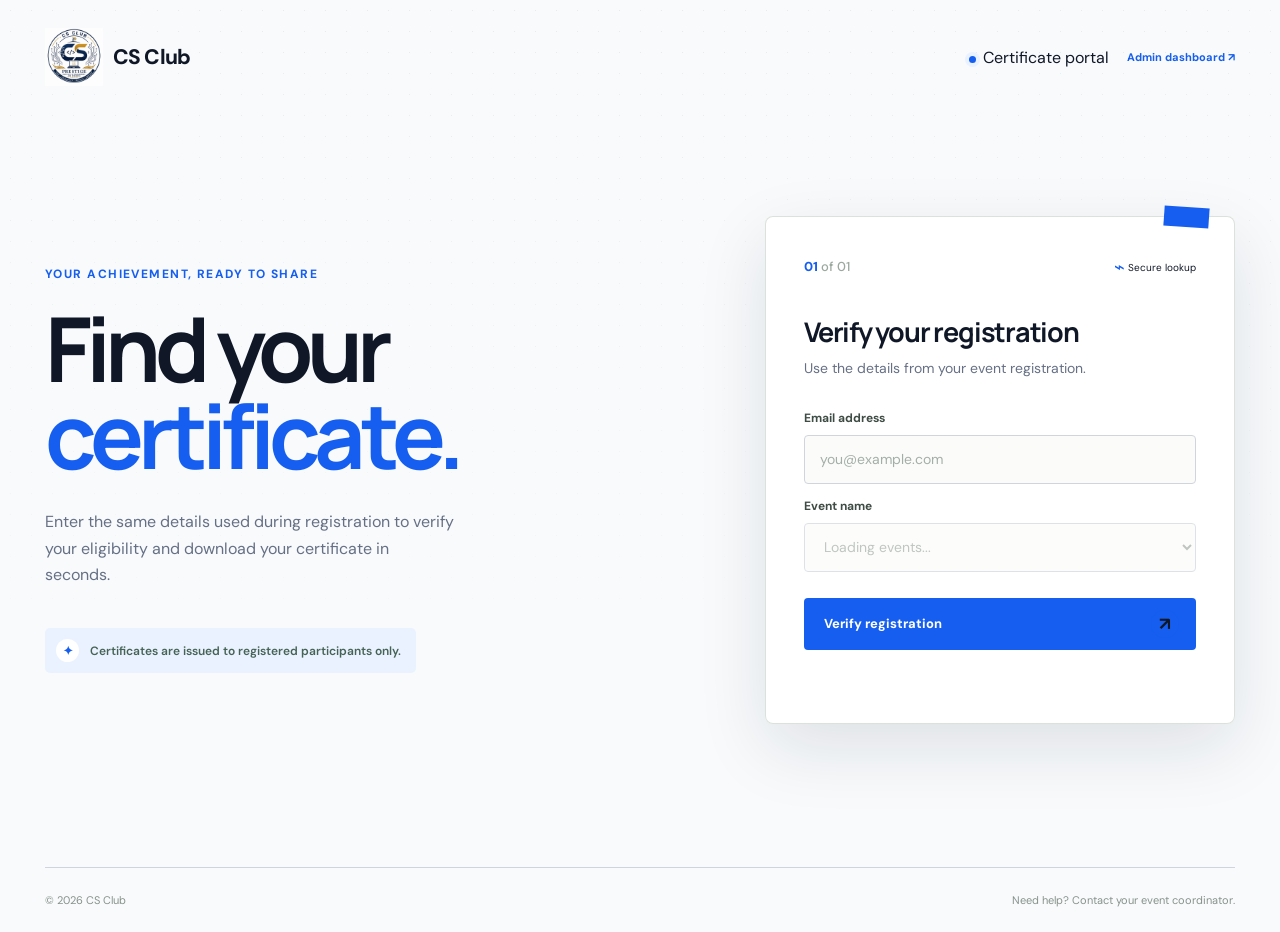
<file: frontend/index.html>
<!DOCTYPE html>
<html lang="en">

<head>
  <meta charset="UTF-8">
  <meta name="viewport" content="width=device-width, initial-scale=1.0">
  <meta name="description" content="Verify your event registration and download your certificate.">
  <title>Certify | Certificate Portal</title>
  <link rel="preconnect" href="https://fonts.googleapis.com">
  <link rel="preconnect" href="https://fonts.gstatic.com" crossorigin>
  <link
    href="https://fonts.googleapis.com/css2?family=DM+Sans:wght@400;500;600;700&family=Manrope:wght@700;800&display=swap"
    rel="stylesheet">
  <link rel="stylesheet" href="styles.css">
</head>

<body>
  <div class="page-shell">
    <header class="site-header">
      <a class="brand" href="/" aria-label="CS Club certificate portal home">
        <img class="brand-logo" src="logo.jpg" alt="CS Club logo">
        <span>CS Club</span>
      </a>
      <div class="header-actions"><span class="header-status"><span class="status-dot"></span>Certificate
          portal</span><a class="admin-link" href="admin.html">Admin dashboard ↗</a></div>
    </header>

    <main class="main-content">
      <section class="intro" aria-labelledby="page-title">
        <p class="eyebrow">Your achievement, ready to share</p>
        <h1 id="page-title">Find your<br><em>certificate.</em></h1>
        <p class="intro-copy">Enter the same details used during registration to verify your eligibility and download
          your certificate in seconds.</p>
        <div class="intro-note">
          <span class="note-icon" aria-hidden="true">✦</span>
          <span>Certificates are issued to registered participants only.</span>
        </div>
      </section>

      <section class="verify-panel" aria-labelledby="verify-title">
        <div class="panel-topline">
          <span class="step-label">01 <span>of 01</span></span>
          <span class="lock-label"><span aria-hidden="true">⌁</span> Secure lookup</span>
        </div>
        <h2 id="verify-title">Verify your registration</h2>
        <p class="panel-copy">Use the details from your event registration.</p>

        <form id="verify-form" novalidate>
          <label for="email">Email address</label>
          <input id="email" name="email" type="email" autocomplete="email" placeholder="you@example.com" required>

          <label for="event">Event name</label>
          <select id="event" name="event" required disabled>
            <option value="">Loading events...</option>
          </select>

          <button class="primary-button" id="verify-button" type="submit">
            <span>Verify registration</span>
            <span class="button-arrow" aria-hidden="true">↗</span>
          </button>
        </form>
        <p id="form-message" class="form-message" role="status" aria-live="polite"></p>

        <div id="result" class="result" hidden>
          <div class="result-heading"><span class="success-icon" aria-hidden="true">✓</span><span>Registration
              verified</span></div>
          <p id="result-message"></p>
          <dl class="result-details">
            <div>
              <dt>Name</dt>
              <dd id="result-name"></dd>
            </div>
            <div>
              <dt>Course</dt>
              <dd id="result-course"></dd>
            </div>
            <div>
              <dt>Rank</dt>
              <dd id="result-rank"></dd>
            </div>
          </dl>
          <button class="download-button" id="download-button" type="button">
            <span aria-hidden="true">↓</span><span>Download certificate</span>
          </button>
        </div>
      </section>
    </main>

    <footer class="site-footer">
      <span>© 2026 CS Club</span>
      <span>Need help? Contact your event coordinator.</span>
    </footer>
  </div>
  <script src="script.js"></script>
</body>

</html>
</file>
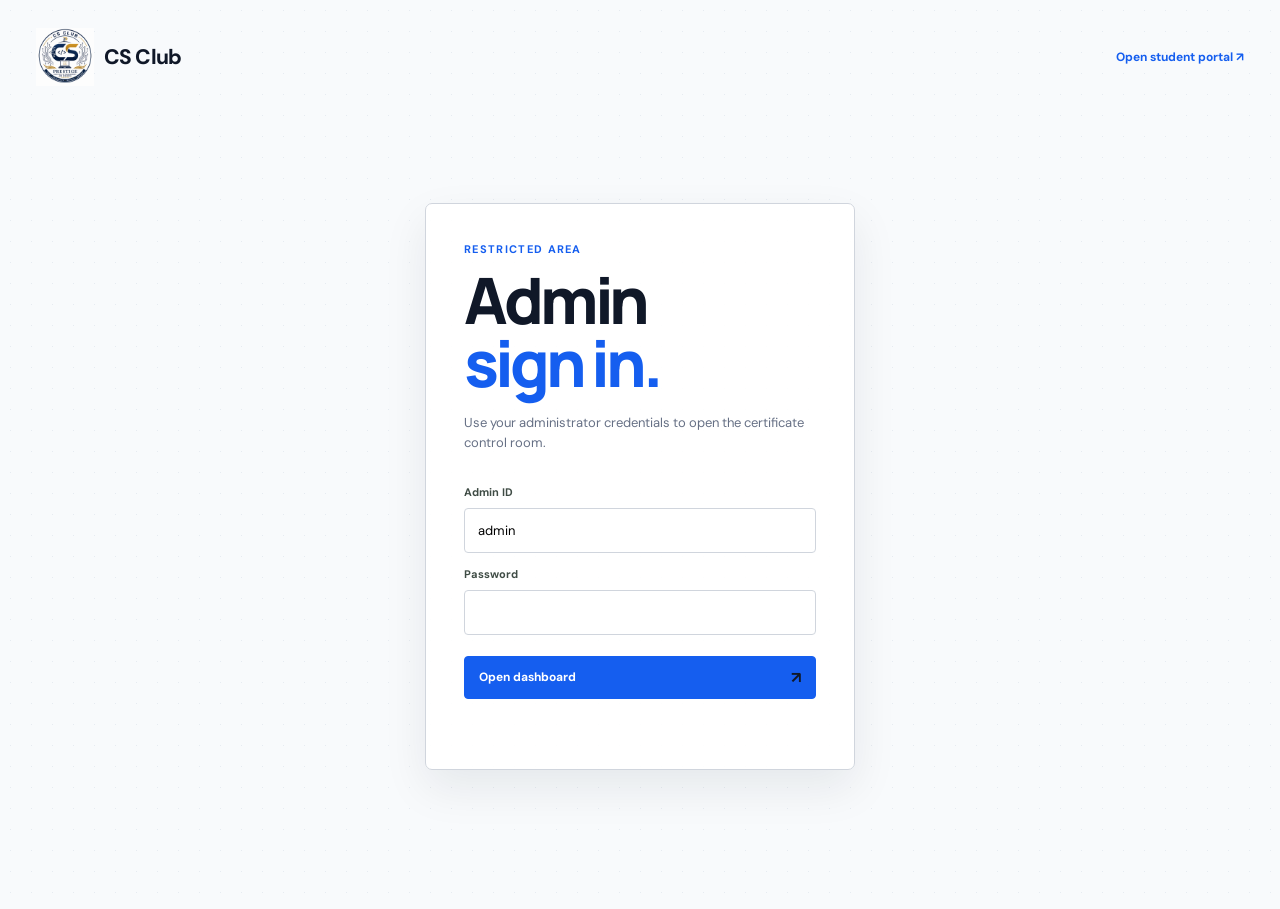
<file: frontend/admin.html>
<!DOCTYPE html>
<html lang="en">

<head>
    <meta charset="UTF-8">
    <meta name="viewport" content="width=device-width, initial-scale=1.0">
    <meta name="description" content="Administrator sign in for the certificate dashboard.">
    <title>Certify | Admin sign in</title>
    <link rel="preconnect" href="https://fonts.googleapis.com">
    <link rel="preconnect" href="https://fonts.gstatic.com" crossorigin>
    <link
        href="https://fonts.googleapis.com/css2?family=DM+Sans:wght@400;500;600;700&family=Manrope:wght@700;800&display=swap"
        rel="stylesheet">
    <link rel="stylesheet" href="admin.css">
</head>

<body>
    <div class="admin-shell">
        <header class="admin-header">
            <a class="brand" href="index.html" aria-label="CS Club certificate portal home"><img class="brand-logo"
                    src="logo.jpg" alt="CS Club logo"><span>CS Club</span></a>
            <a class="portal-link" href="index.html">Open student portal ↗</a>
        </header>
        <main class="login-screen" aria-labelledby="login-title">
            <div class="login-card">
                <p class="eyebrow">Restricted area</p>
                <h1 id="login-title">Admin<br><em>sign in.</em></h1>
                <p>Use your administrator credentials to open the certificate control room.</p>
                <form id="login-form">
                    <label for="admin-username">Admin ID</label>
                    <input id="admin-username" name="username" autocomplete="username" value="admin" required>
                    <label for="admin-password">Password</label>
                    <input id="admin-password" name="password" type="password" autocomplete="current-password" required>
                    <button class="action-button" type="submit">Open dashboard <span>↗</span></button>
                </form>
                <p class="login-error" id="login-error" role="alert"></p>
            </div>
        </main>
    </div>
    <script src="admin.js"></script>
</body>

</html>
</file>
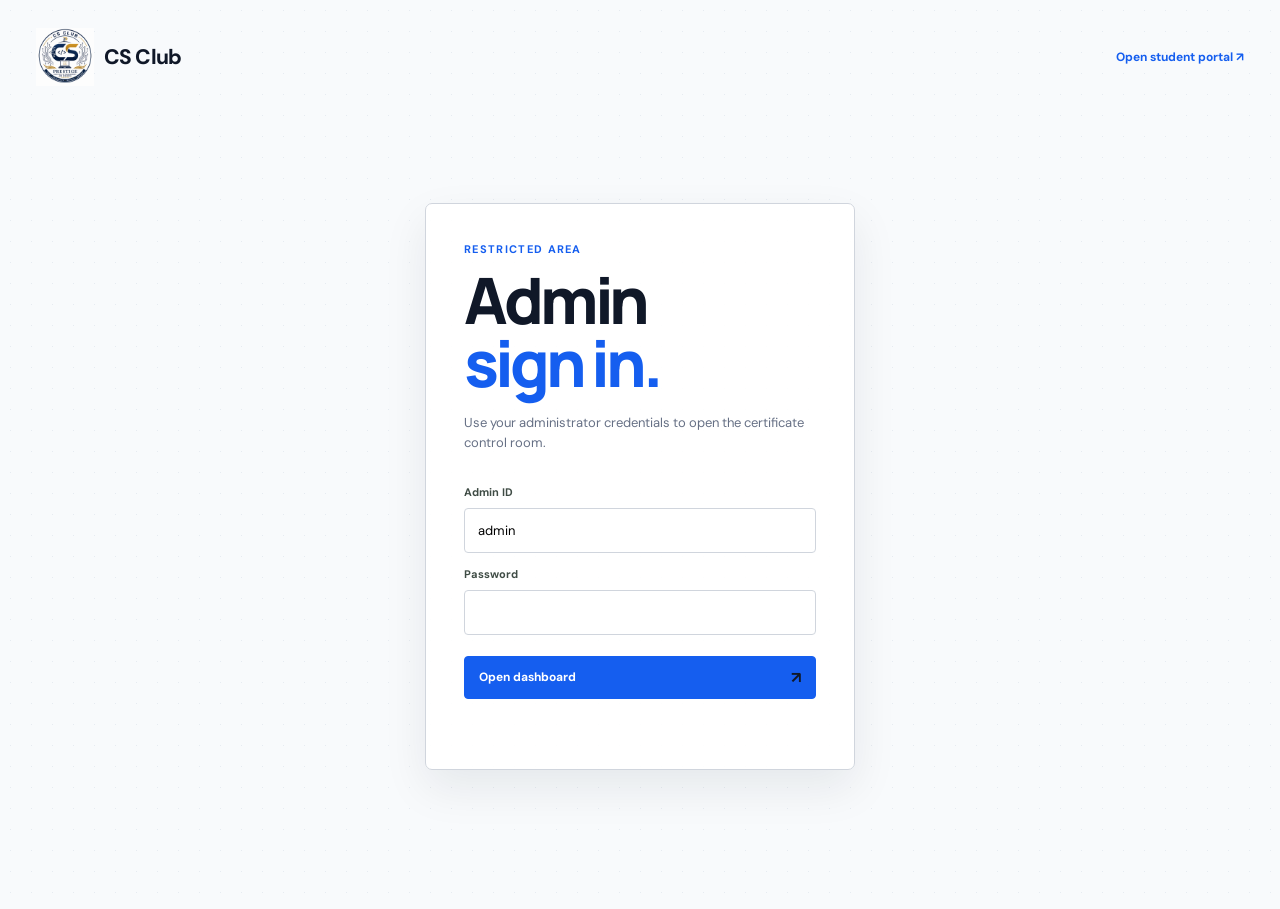
<file: frontend/dashboard.html>
<!DOCTYPE html>
<html lang="en">

<head>
    <meta charset="UTF-8">
    <meta name="viewport" content="width=device-width, initial-scale=1.0">
    <meta name="description" content="Certificate administration dashboard.">
    <title>Certify | Dashboard</title>
    <link rel="preconnect" href="https://fonts.googleapis.com">
    <link rel="preconnect" href="https://fonts.gstatic.com" crossorigin>
    <link
        href="https://fonts.googleapis.com/css2?family=DM+Sans:wght@400;500;600;700&family=Manrope:wght@700;800&display=swap"
        rel="stylesheet">
    <link rel="stylesheet" href="admin.css">
</head>

<body data-page="dashboard">
    <div class="dashboard-loader" id="dashboard-loader" role="status" aria-live="polite" aria-label="Loading dashboard">
        <span class="loader-spinner" aria-hidden="true"></span>
        <span>Loading dashboard</span>
    </div>
    <div class="admin-shell">
        <header class="admin-header">
            <a class="brand" href="index.html" aria-label="CS Club certificate portal home"><img class="brand-logo"
                    src="logo.jpg" alt="CS Club logo"><span>CS Club</span></a>
            <div class="header-actions"><span class="live-pill"><span></span> Live overview</span><a class="portal-link"
                    href="index.html">Open student portal ↗</a></div>
        </header>
        <main id="dashboard-content">
            <section class="dashboard-heading">
                <div>
                    <p class="eyebrow">Operations / 2026</p>
                    <h1>Certificate<br><em>control room.</em></h1>
                    <p>Monitor participation, issue certificates, and keep event records current.</p>
                </div><button class="refresh-button" id="refresh-button" type="button">↻ <span>Refresh
                        data</span></button>
            </section>
            <p id="admin-message" class="admin-message" role="status" aria-live="polite"></p>
            <section class="stat-grid" aria-label="Overview statistics">
                <article class="stat-card accent"><span>Students stored</span><strong
                        id="stat-students">—</strong><small>All registrations</small></article>
                <article class="stat-card"><span>Certificates downloaded</span><strong
                        id="stat-downloaded">—</strong><small id="download-rate">— of all students</small></article>
                <article class="stat-card"><span>Waiting to download</span><strong
                        id="stat-pending">—</strong><small>Eligible participants</small></article>
                <article class="stat-card"><span>Active events</span><strong
                        id="stat-events">—</strong><small>Configured and imported</small></article>
            </section>
            <section class="dashboard-grid">
                <article class="panel events-panel">
                    <div class="panel-heading">
                        <div>
                            <p class="panel-kicker">Calendar</p>
                            <h2>Event catalogue</h2>
                        </div><button class="text-button" data-open="event-modal" type="button">+ Add event</button>
                    </div>
                    <div id="events-list" class="events-list">
                        <p class="empty-state">Loading events...</p>
                    </div>
                </article>
                <article class="panel upload-panel">
                    <div class="panel-heading">
                        <div>
                            <p class="panel-kicker">Batch tools</p>
                            <h2>Import registrations</h2>
                        </div><span class="file-badge">CSV</span>
                    </div>
                    <p class="panel-copy">Bring in a prepared student list. Existing email and event pairs are updated
                        instead of duplicated.</p>
                    <form id="upload-form"><label class="file-drop" for="csv-file"><span
                                class="file-icon">↑</span><strong id="file-name">Choose a CSV file</strong><small>name,
                                email, course, event</small><input id="csv-file" name="file" type="file"
                                accept=".csv,text/csv" required></label><button class="action-button"
                            type="submit">Import student data <span>↗</span></button></form>
                </article>
            </section>
            <section class="panel registrations-panel">
                <div class="panel-heading">
                    <div>
                        <p class="panel-kicker">All activity</p>
                        <h2>All registrations</h2>
                    </div><span class="table-note">Download status updates automatically</span>
                </div>
                <div class="table-wrap">
                    <table>
                        <thead>
                            <tr>
                                <th>Student</th>
                                <th>Event</th>
                                <th>Course</th>
                                <th>Registered</th>
                                <th>Certificate</th>
                                <th aria-label="Actions"></th>
                            </tr>
                        </thead>
                        <tbody id="registrations-body">
                            <tr>
                                <td colspan="6" class="empty-state">Loading registrations...</td>
                            </tr>
                        </tbody>
                    </table>
                </div>
            </section>
            <section class="quick-actions">
                <div>
                    <p class="panel-kicker">Creation desk</p>
                    <h2>Make something official.</h2>
                    <p>Issue a certificate directly to a registered student or create the next event.</p>
                </div>
                <div class="quick-buttons"><button class="action-button" data-open="certificate-modal" type="button">+
                        New certificate</button><button class="outline-button" data-open="event-modal" type="button">+
                        New event</button></div>
            </section>
        </main>
    </div>
    <dialog id="event-modal">
        <form method="dialog" class="modal-form" id="event-form"><button class="close-button" type="submit"
                aria-label="Close">×</button>
            <p class="panel-kicker">Calendar</p>
            <h2>Add new event</h2><label>Event name<input name="name" maxlength="150" required
                    placeholder="e.g. Annual Tech Symposium"></label><label>Date<input name="date"
                    type="date"></label><label>Description<textarea name="description" maxlength="300" rows="3"
                    placeholder="A short note for your team"></textarea></label><button class="action-button"
                type="submit">Create event <span>↗</span></button>
        </form>
    </dialog>
    <dialog id="certificate-modal">
        <form method="dialog" class="modal-form" id="certificate-form"><button class="close-button" type="submit"
                aria-label="Close">×</button>
            <p class="panel-kicker">Issuance</p>
            <h2>Add new certificate</h2><label>Student name<input name="name" required
                    placeholder="Student full name"></label><label>Email address<input name="email" type="email"
                    required placeholder="student@example.com"></label><label>Course<input name="course" required
                    placeholder="Computer Science"></label><label>Event<input name="event" required
                    placeholder="Event name"></label><label>Rank<input name="rank" value="Participant"
                    required></label><button class="action-button" type="submit">Issue certificate
                <span>↗</span></button>
        </form>
    </dialog>
    <script src="admin.js"></script>
</body>

</html>
</file>
<file: frontend/styles.css>
:root {
  --ink: #101828;
  --muted: #667085;
  --line: #d0d5dd;
  --paper: #f8fafc;
  --surface: #ffffff;
  --mint: #eaf2ff;
  --green: #155eef;
  --lime: #155eef;
  --coral: #155eef;
  --shadow: 0 24px 70px rgba(16, 24, 40, 0.11);
}

* {
  box-sizing: border-box;
}

img {
  max-width: 100%;
}

body {
  margin: 0;
  min-width: 320px;
  color: var(--ink);
  background: var(--paper);
  font-family: "DM Sans", sans-serif;
}

body::before {
  position: fixed;
  inset: 0;
  z-index: -1;
  content: "";
  opacity: .42;
  background-image: radial-gradient(#cbd5e1 0.8px, transparent 0.8px);
  background-size: 21px 21px;
  mask-image: linear-gradient(to bottom, #000, transparent 75%);
}

.page-shell {
  width: min(1190px, calc(100% - 72px));
  margin: 0 auto;
}

.site-header {
  display: flex;
  align-items: center;
  justify-content: space-between;
  padding: 28px 0;
}

.brand {
  display: inline-flex;
  align-items: center;
  gap: 10px;
  color: var(--ink);
  font-size: 21px;
  font-weight: 800;
  letter-spacing: -.04em;
  text-decoration: none;
}

.brand-logo {
  display: block;
  width: 58px;
  height: 58px;
  object-fit: contain;
}

.header-actions {
  display: flex;
  align-items: center;
  gap: 18px;
}

.admin-link {
  color: var(--green);
  font-size: 11px;
  font-weight: 700;
  text-decoration: none;
}

.status-dot {
  display: inline-block;
  width: 7px;
  height: 7px;
  margin-right: 7px;
  background: var(--green);
  border-radius: 50%;
  box-shadow: 0 0 0 4px var(--mint);
}

.main-content {
  display: grid;
  grid-template-columns: minmax(0, 1fr) minmax(380px, 470px);
  align-items: center;
  gap: clamp(60px, 9vw, 140px);
  min-height: calc(100vh - 147px);
  padding: 40px 0 82px;
}

.intro {
  max-width: 530px;
}

.eyebrow {
  margin: 0 0 22px;
  color: var(--green);
  font-size: 12px;
  font-weight: 700;
  letter-spacing: .12em;
  text-transform: uppercase;
}

h1,
h2 {
  margin: 0;
  font-family: Manrope, sans-serif;
  letter-spacing: -.065em;
}

h1 {
  font-size: clamp(54px, 7vw, 90px);
  line-height: .98;
}

h1 em {
  color: var(--green);
  font-style: normal;
}

.intro-copy {
  max-width: 410px;
  margin: 30px 0 0;
  color: var(--muted);
  font-size: 16px;
  line-height: 1.65;
}

.intro-note {
  display: flex;
  align-items: center;
  gap: 11px;
  width: fit-content;
  margin-top: 40px;
  padding: 11px 15px 11px 11px;
  color: #466455;
  background: var(--mint);
  border-radius: 5px;
  font-size: 12px;
  font-weight: 600;
}

.note-icon {
  display: grid;
  width: 23px;
  height: 23px;
  place-items: center;
  color: var(--green);
  background: #fff;
  border-radius: 50%;
}

.verify-panel {
  position: relative;
  padding: 38px;
  background: rgba(255, 255, 255, .92);
  border: 1px solid rgba(216, 223, 217, .9);
  border-radius: 8px;
  box-shadow: var(--shadow);
}

.verify-panel::after {
  position: absolute;
  top: -10px;
  right: 25px;
  width: 45px;
  height: 20px;
  content: "";
  background: var(--lime);
  transform: rotate(4deg);
}

.panel-topline {
  display: flex;
  align-items: center;
  justify-content: space-between;
  margin-bottom: 34px;
}

.step-label {
  color: var(--green);
  font-size: 13px;
  font-weight: 800;
}

.step-label span {
  color: #9ba89f;
  font-weight: 500;
}

.lock-label {
  font-size: 10px;
}

.lock-label span {
  color: var(--green);
  font-size: 18px;
  vertical-align: -2px;
}

h2 {
  font-size: 27px;
  letter-spacing: -.045em;
}

.panel-copy {
  margin: 9px 0 28px;
  color: var(--muted);
  font-size: 14px;
}

form {
  display: grid;
  gap: 9px;
}

label {
  margin-top: 5px;
  color: #3f4c45;
  font-size: 12px;
  font-weight: 700;
}

input,
select {
  width: 100%;
  height: 49px;
  padding: 0 15px;
  color: var(--ink);
  background: #fbfcfa;
  border: 1px solid var(--line);
  border-radius: 4px;
  outline: none;
  font: inherit;
  font-size: 14px;
  transition: border-color .2s, box-shadow .2s;
}

input::placeholder {
  color: #a4aea8;
}

select {
  cursor: pointer;
}

input:focus,
select:focus {
  border-color: var(--green);
  box-shadow: 0 0 0 3px rgba(21, 94, 239, .14);
}

input.invalid,
select.invalid {
  border-color: var(--coral);
}

select:disabled {
  color: #a4aea8;
  cursor: wait;
}

.primary-button,
.download-button {
  display: flex;
  align-items: center;
  justify-content: space-between;
  width: 100%;
  min-height: 52px;
  border: 0;
  border-radius: 4px;
  cursor: pointer;
  font: inherit;
  font-size: 13px;
  font-weight: 700;
  transition: transform .2s, background .2s;
}

.primary-button {
  margin-top: 17px;
  padding: 0 17px 0 20px;
  color: #fff;
  background: var(--green);
}

.primary-button:hover,
.download-button:hover {
  transform: translateY(-2px);
}

.primary-button:hover {
  background: #004eeb;
}

.button-arrow {
  display: grid;
  width: 28px;
  height: 28px;
  place-items: center;
  color: var(--ink);
  background: var(--lime);
  border-radius: 50%;
  font-size: 18px;
}

.form-message {
  min-height: 20px;
  margin: 15px 0 0;
  font-size: 13px;
  line-height: 1.4;
}

.form-message.error {
  color: #b42318;
}

.form-message.success {
  color: var(--green);
}

.result {
  margin-top: 24px;
  padding-top: 23px;
  border-top: 1px solid var(--line);
  animation: reveal .35s ease-out;
}

.result-heading {
  display: flex;
  align-items: center;
  gap: 9px;
  color: var(--green);
  font-size: 14px;
  font-weight: 800;
}

.success-icon {
  display: grid;
  width: 23px;
  height: 23px;
  place-items: center;
  color: #fff;
  background: var(--green);
  border-radius: 50%;
}

.result p {
  margin: 9px 0 17px;
  color: var(--muted);
  font-size: 13px;
}

.result-details {
  display: grid;
  grid-template-columns: 1fr 1fr;
  gap: 14px 20px;
  margin: 0 0 20px;
}

.result-details div:last-child {
  grid-column: span 2;
}

dt {
  margin-bottom: 3px;
  color: #849088;
  font-size: 10px;
  font-weight: 700;
  letter-spacing: .07em;
  text-transform: uppercase;
}

dd {
  margin: 0;
  font-size: 13px;
  font-weight: 700;
  overflow-wrap: anywhere;
}

.download-button {
  justify-content: center;
  gap: 10px;
  color: var(--ink);
  background: var(--lime);
}

.download-button:hover {
  background: #004eeb;
}

.download-button:disabled,
.primary-button:disabled {
  cursor: wait;
  opacity: .65;
  transform: none;
}

.primary-button.is-loading .button-arrow,
.download-button.is-loading>span:first-child {
  width: 18px;
  height: 18px;
  border: 2px solid currentColor;
  border-right-color: transparent;
  border-radius: 50%;
  font-size: 0;
  animation: spin .7s linear infinite;
}

.primary-button.is-loading .button-arrow {
  color: var(--ink);
  background: var(--lime);
}

.download-button.is-loading>span:first-child {
  color: var(--ink);
}

.site-footer {
  display: flex;
  justify-content: space-between;
  padding: 25px 0;
  color: #87928b;
  border-top: 1px solid var(--line);
  font-size: 11px;
}

@keyframes reveal {
  from {
    opacity: 0;
    transform: translateY(8px);
  }

  to {
    opacity: 1;
    transform: translateY(0);
  }
}

@keyframes spin {
  to {
    transform: rotate(360deg);
  }
}

@media (max-width: 760px) {
  .page-shell {
    width: min(100% - 36px, 540px);
  }

  .site-header {
    flex-wrap: wrap;
    gap: 14px;
    padding: 20px 0;
  }

  .brand {
    gap: 8px;
    color: #101828;
    font-size: 18px;
  }

  .brand-logo {
    width: 46px;
    height: 46px;
  }

  .header-status {
    display: none;
  }

  .header-actions {
    gap: 0;
    margin-left: auto;
  }

  .admin-link {
    white-space: nowrap;
  }

  .main-content {
    display: block;
    min-height: auto;
    padding: 54px 0 65px;
  }

  .intro {
    margin-bottom: 48px;
  }

  h1 {
    font-size: clamp(52px, 16vw, 76px);
  }

  .intro-copy {
    margin-top: 22px;
  }

  .intro-note {
    margin-top: 27px;
  }

  .verify-panel {
    width: 100%;
    padding: 27px 22px;
  }

  .site-footer {
    width: 100%;
    gap: 20px;
    flex-direction: column;
  }
}

@media (max-width: 430px) {
  .page-shell {
    width: min(100% - 28px, 390px);
  }

  .site-header {
    align-items: flex-start;
  }

  .header-actions {
    width: 100%;
    justify-content: flex-end;
  }

  .main-content {
    padding-top: 38px;
  }

  .verify-panel {
    padding: 24px 18px;
  }

  .panel-topline {
    margin-bottom: 27px;
  }

  h2 {
    font-size: 24px;
  }

  .result-details {
    grid-template-columns: 1fr;
  }

  .result-details div:last-child {
    grid-column: auto;
  }
}
</file>
<file: frontend/admin.css>
:root {
    --ink: #101828;
    --muted: #667085;
    --line: #d0d5dd;
    --paper: #f8fafc;
    --surface: #fff;
    --green: #155eef;
    --lime: #155eef;
    --coral: #155eef;
    --blue: #155eef;
    --shadow: 0 18px 45px rgba(16, 24, 40, .08)
}

* {
    box-sizing: border-box
}

img {
    max-width: 100%
}

body {
    margin: 0;
    min-width: 320px;
    overflow-x: hidden;
    color: var(--ink);
    background: var(--paper);
    font-family: "DM Sans", sans-serif
}

body:before {
    position: fixed;
    inset: 0;
    z-index: -1;
    content: "";
    opacity: .4;
    background-image: radial-gradient(#cbd5e1 .8px, transparent .8px);
    background-size: 21px 21px
}

body.is-loading {
    overflow: hidden
}

.dashboard-loader {
    position: fixed;
    inset: 0;
    z-index: 10;
    display: flex;
    align-items: center;
    justify-content: center;
    gap: 12px;
    color: var(--ink);
    background: rgba(248, 250, 252, .82);
    font-size: 13px;
    font-weight: 700;
    opacity: 0;
    pointer-events: none;
    transition: opacity .2s ease;
}

.dashboard-loader.is-visible {
    opacity: 1;
    pointer-events: auto;
}

.loader-spinner {
    width: 22px;
    height: 22px;
    border: 3px solid #cbd5e1;
    border-top-color: var(--blue);
    border-radius: 50%;
    animation: spin .7s linear infinite;
}

.admin-shell {
    width: min(1250px, calc(100% - 72px));
    max-width: 100%;
    margin: auto
}

.admin-header {
    display: flex;
    justify-content: space-between;
    align-items: center;
    padding: 28px 0
}

.brand {
    display: inline-flex;
    align-items: center;
    gap: 10px;
    color: var(--ink);
    font-size: 21px;
    font-weight: 800;
    letter-spacing: -.04em;
    text-decoration: none
}

.brand-logo {
    display: block;
    width: 58px;
    height: 58px;
    object-fit: contain
}

.brand-mark {
    display: grid;
    width: 31px;
    height: 31px;
    place-items: center;
    color: white;
    background: var(--blue);
    border-radius: 50%;
    font-family: Manrope, sans-serif
}

.brand-dot {
    color: var(--blue)
}

.header-actions,
.live-pill {
    display: flex;
    align-items: center;
    gap: 18px
}

.live-pill {
    color: var(--green);
    font-size: 11px;
    font-weight: 700;
    letter-spacing: .08em;
    text-transform: uppercase
}

.live-pill span {
    width: 7px;
    height: 7px;
    background: var(--blue);
    border-radius: 50%;
    box-shadow: 0 0 0 4px #eaf2ff
}

.portal-link,
.text-button {
    color: var(--green);
    font: inherit;
    font-size: 12px;
    font-weight: 700;
    text-decoration: none
}

.dashboard-heading {
    display: flex;
    align-items: end;
    justify-content: space-between;
    padding: 55px 0 42px
}

.login-screen {
    display: grid;
    min-height: calc(100vh - 105px);
    place-items: center;
    padding: 30px 0 80px
}

.login-card {
    width: min(100%, 430px);
    padding: 38px;
    background: rgba(255, 255, 255, .92);
    border: 1px solid var(--line);
    border-radius: 7px;
    box-shadow: var(--shadow)
}

.login-card h1 {
    margin: 0;
    font: 800 clamp(44px, 6vw, 64px)/.98 Manrope, sans-serif;
    letter-spacing: -.065em
}

.login-card h1 em {
    color: var(--green);
    font-style: normal
}

.login-card>p:not(.eyebrow):not(.login-error) {
    margin: 18px 0 27px;
    color: var(--muted);
    font-size: 13px;
    line-height: 1.55
}

.login-card form {
    display: grid;
    gap: 9px
}

.login-card label {
    margin-top: 5px;
    color: #3f4c45;
    font-size: 11px;
    font-weight: 700
}

.login-card input {
    width: 100%;
    height: 45px;
    padding: 0 13px;
    border: 1px solid var(--line);
    border-radius: 4px;
    outline: 0;
    font: inherit;
    font-size: 13px
}

.login-card input:focus {
    border-color: var(--green);
    box-shadow: 0 0 0 3px rgba(21, 94, 239, .14)
}

.login-card .action-button {
    width: 100%;
    margin-top: 12px
}

.login-error {
    min-height: 18px;
    margin: 14px 0 0;
    color: #bc493c;
    font-size: 12px
}

.eyebrow,
.panel-kicker {
    margin: 0 0 13px;
    color: var(--green);
    font-size: 11px;
    font-weight: 700;
    letter-spacing: .12em;
    text-transform: uppercase
}

.dashboard-heading h1 {
    margin: 0;
    font: 800 clamp(48px, 6vw, 76px)/.98 Manrope, sans-serif;
    letter-spacing: -.065em
}

.dashboard-heading h1 em {
    color: var(--green);
    font-style: normal
}

.dashboard-heading p:last-child {
    max-width: 430px;
    margin: 23px 0 0;
    color: var(--muted);
    font-size: 15px;
    line-height: 1.6
}

.refresh-button {
    white-space: nowrap
}

.refresh-button,
.text-button,
.close-button {
    border: 0;
    background: none;
    cursor: pointer
}

.refresh-button {
    padding: 12px 0;
    color: var(--green);
    font: 700 12px "DM Sans", sans-serif
}

.refresh-button:first-letter {
    font-size: 20px
}

.admin-message {
    min-height: 19px;
    margin: 0 0 14px;
    color: var(--muted);
    font-size: 12px
}

.admin-message.success {
    color: var(--green)
}

.admin-message.error {
    color: #bc493c
}

.stat-grid {
    display: grid;
    grid-template-columns: repeat(4, 1fr);
    gap: 12px
}

.stat-card {
    padding: 24px;
    background: var(--surface);
    border: 1px solid var(--line);
    border-radius: 6px
}

.stat-card.accent {
    background: var(--green);
    color: #fff;
    border-color: var(--green)
}

.stat-card span,
.stat-card small {
    display: block;
    font-size: 11px;
    font-weight: 600
}

.stat-card small {
    margin-top: 8px;
    color: var(--muted)
}

.accent small {
    color: #b6d4c1
}

.stat-card strong {
    display: block;
    margin-top: 17px;
    font: 800 38px Manrope, sans-serif;
    letter-spacing: -.05em
}

.dashboard-grid {
    display: grid;
    grid-template-columns: 1.4fr 1fr;
    gap: 15px;
    margin-top: 15px
}

.panel {
    padding: 27px;
    background: rgba(255, 255, 255, .88);
    border: 1px solid var(--line);
    border-radius: 6px
}

.panel-heading {
    display: flex;
    justify-content: space-between;
    align-items: start
}

.panel-heading h2,
.quick-actions h2,
.modal-form h2 {
    margin: 0;
    font: 800 24px Manrope, sans-serif;
    letter-spacing: -.05em
}

.panel-kicker {
    margin-bottom: 9px;
    font-size: 10px
}

.events-list {
    margin-top: 24px
}

.event-row {
    display: flex;
    align-items: center;
    gap: 13px;
    padding: 13px 0;
    border-top: 1px solid var(--line)
}

.event-icon {
    display: grid;
    width: 30px;
    height: 30px;
    place-items: center;
    color: var(--green);
    background: #eaf2ff;
    border-radius: 50%
}

.event-row div {
    flex: 1
}

.event-row strong,
.event-row small {
    display: block
}

.event-row strong {
    font-size: 13px
}

.event-row small {
    margin-top: 4px;
    color: var(--muted);
    font-size: 11px
}

.delete-button {
    display: grid;
    width: 26px;
    height: 26px;
    flex: 0 0 26px;
    place-items: center;
    color: #a34c40;
    background: transparent;
    border: 1px solid #edc5bd;
    border-radius: 50%;
    cursor: pointer;
    font: 700 17px/1 "DM Sans", sans-serif;
}

.delete-button:hover {
    color: #fff;
    background: #b42318;
    border-color: #b42318;
}

.event-arrow {
    color: #99a59c
}

.file-badge {
    padding: 6px 8px;
    color: #fff;
    background: var(--blue);
    border-radius: 3px;
    font-size: 10px;
    font-weight: 800
}

.panel-copy {
    max-width: 360px;
    margin: 21px 0;
    color: var(--muted);
    font-size: 13px;
    line-height: 1.55
}

.file-drop {
    display: grid;
    grid-template-columns: 42px 1fr;
    align-items: center;
    gap: 0 12px;
    padding: 16px;
    border: 1px dashed #afbeb4;
    border-radius: 5px;
    cursor: pointer
}

.file-drop span,
.file-drop strong,
.file-drop small {
    grid-column: 2
}

.file-drop span {
    grid-column: 1;
    grid-row: 1/3
}

.file-icon {
    display: grid;
    width: 34px;
    height: 34px;
    place-items: center;
    color: var(--green);
    background: #eaf2ff;
    border-radius: 50%;
    font-size: 18px
}

.file-drop strong {
    font-size: 12px
}

.file-drop small {
    margin-top: 4px;
    color: var(--muted);
    font-size: 10px
}

.file-drop input {
    display: none
}

.action-button,
.outline-button {
    display: flex;
    justify-content: space-between;
    align-items: center;
    min-height: 43px;
    padding: 0 14px;
    border: 1px solid var(--green);
    border-radius: 4px;
    cursor: pointer;
    font: 700 12px "DM Sans", sans-serif
}

.action-button {
    color: #fff;
    background: var(--green)
}

.action-button span {
    color: var(--ink);
    font-size: 16px
}

.upload-panel .action-button {
    width: 100%;
    margin-top: 13px
}

.action-button:disabled {
    opacity: .5;
    cursor: wait
}

.action-button.is-loading {
    justify-content: center;
    gap: 10px;
}

.action-button.is-loading::before {
    width: 14px;
    height: 14px;
    content: "";
    border: 2px solid currentColor;
    border-right-color: transparent;
    border-radius: 50%;
    animation: spin .7s linear infinite;
}

.action-button.is-loading > span:last-child {
    display: none;
}

.outline-button {
    color: var(--green);
    background: transparent
}

.registrations-panel {
    margin-top: 15px
}

.table-note {
    color: var(--muted);
    font-size: 11px
}

.table-wrap {
    width: 100%;
    overflow-x: auto;
    -webkit-overflow-scrolling: touch;
    margin-top: 22px
}

table {
    width: 100%;
    border-collapse: collapse;
    text-align: left;
    font-size: 12px
}

th {
    padding: 0 12px 12px;
    color: #87928b;
    font-size: 10px;
    letter-spacing: .07em;
    text-transform: uppercase
}

td {
    padding: 14px 12px;
    border-top: 1px solid var(--line);
    white-space: nowrap
}

td:first-child {
    padding-left: 0
}

td strong,
td small {
    display: block
}

td small {
    margin-top: 3px;
    color: var(--muted);
    font-size: 10px
}

.status {
    display: inline-flex;
    align-items: center;
    gap: 7px;
    font-size: 11px;
    font-weight: 700
}

.status i {
    width: 7px;
    height: 7px;
    border-radius: 50%;
    background: #d0d8d2
}

.status.downloaded {
    color: var(--green)
}

.status.downloaded i {
    background: var(--blue)
}

.status.pending {
    color: #a36a24
}

.status.pending i {
    background: #e8b05c
}

td:last-child {
    width: 45px;
    padding-right: 0;
}

.quick-actions {
    display: flex;
    justify-content: space-between;
    align-items: center;
    margin: 15px 0 50px;
    padding: 30px;
    background: #eaf2ff
}

.quick-actions p:last-child {
    margin: 10px 0 0;
    color: var(--muted);
    font-size: 13px
}

.quick-buttons {
    display: flex;
    gap: 10px
}

.quick-buttons .action-button,
.quick-buttons .outline-button {
    min-width: 155px
}

.empty-state {
    padding: 16px 0;
    color: var(--muted);
    font-size: 12px
}

.modal-form {
    position: relative;
    display: grid;
    gap: 9px;
    width: min(100%, 430px);
    padding: 31px;
    border: 0;
    border-radius: 7px;
    color: var(--ink)
}

dialog {
    border: 0;
    border-radius: 7px;
    box-shadow: 0 25px 80px rgba(16, 24, 40, .2)
}

dialog::backdrop {
    background: rgba(16, 24, 40, .4)
}

.close-button {
    position: absolute;
    top: 15px;
    right: 17px;
    color: var(--muted);
    font-size: 25px
}

.modal-form h2 {
    margin-bottom: 12px
}

.modal-form label {
    color: #3f4c45;
    font-size: 11px;
    font-weight: 700
}

.modal-form input,
.modal-form textarea {
    display: block;
    width: 100%;
    margin-top: 6px;
    padding: 11px;
    border: 1px solid var(--line);
    border-radius: 4px;
    outline: 0;
    font: inherit;
    font-size: 13px
}

.modal-form input:focus,
.modal-form textarea:focus {
    border-color: var(--green)
}

.modal-form .action-button {
    margin-top: 10px
}

@media(max-width:800px) {
    .admin-shell {
        width: min(100% - 32px, 600px)
    }

    .admin-header {
        flex-wrap: wrap;
        gap: 18px;
    }

    .brand {
        flex: 0 0 auto;
    }

    .header-actions .portal-link {
        display: none
    }

    .dashboard-heading {
        align-items: start;
        flex-direction: column;
        gap: 25px;
        padding: 35px 0
    }

    .dashboard-heading > div,
    .panel-heading > div {
        min-width: 0;
    }

    .panel-heading {
        flex-wrap: wrap;
        gap: 12px;
    }

    .stat-grid {
        grid-template-columns: 1fr 1fr
    }

    .stat-card {
        min-width: 0;
    }

    .dashboard-grid {
        grid-template-columns: 1fr
    }

    .quick-actions {
        align-items: start;
        flex-direction: column;
        gap: 22px
    }

    .quick-buttons {
        width: 100%
    }

    .quick-buttons button {
        flex: 1;
        min-width: 0 !important
    }

    .modal-form {
        width: calc(100vw - 32px);
        max-width: 430px;
        padding: 27px 22px;
    }
}

@media(max-width:480px) {
    body {
        min-width: 0;
    }

    .admin-header {
        align-items: flex-start;
        padding: 20px 0
    }

    .brand {
        gap: 8px;
        color: #101828;
        font-size: 18px;
    }

    .brand-logo {
        width: 46px;
        height: 46px;
    }

    .admin-shell {
        width: min(100% - 24px, 390px)
    }

    .header-actions {
        width: 100%;
        justify-content: flex-end;
    }

    .dashboard-heading {
        padding-top: 28px;
    }

    .dashboard-heading h1 {
        font-size: clamp(43px, 15vw, 62px);
    }

    .dashboard-heading p:last-child {
        max-width: 100%;
    }

    .dashboard-heading p:last-child {
        margin-top: 16px;
        font-size: 13px;
    }

    .refresh-button {
        width: 100%;
        padding: 11px 13px;
        text-align: left;
        background: #eaf2ff;
        border-radius: 4px;
    }

    .stat-grid {
        gap: 8px;
    }

    .stat-card {
        padding: 17px
    }

    .stat-card strong {
        font-size: 29px
    }

    .stat-card span,
    .stat-card small {
        overflow-wrap: anywhere;
    }

    .panel {
        padding: 21px 17px
    }

    .table-note {
        display: none
    }

    .quick-buttons {
        flex-direction: column
    }

    .quick-actions {
        padding: 23px 17px;
    }

    .panel-heading {
        align-items: center;
        gap: 12px;
    }

    .panel-heading h2 {
        font-size: 21px;
    }

    .text-button {
        flex: 0 0 auto;
    }

    .table-wrap {
        width: 100%;
        padding-bottom: 4px;
    }

    table {
        min-width: 680px;
    }

    .login-card {
        padding: 28px 21px;
    }
}
</file>
